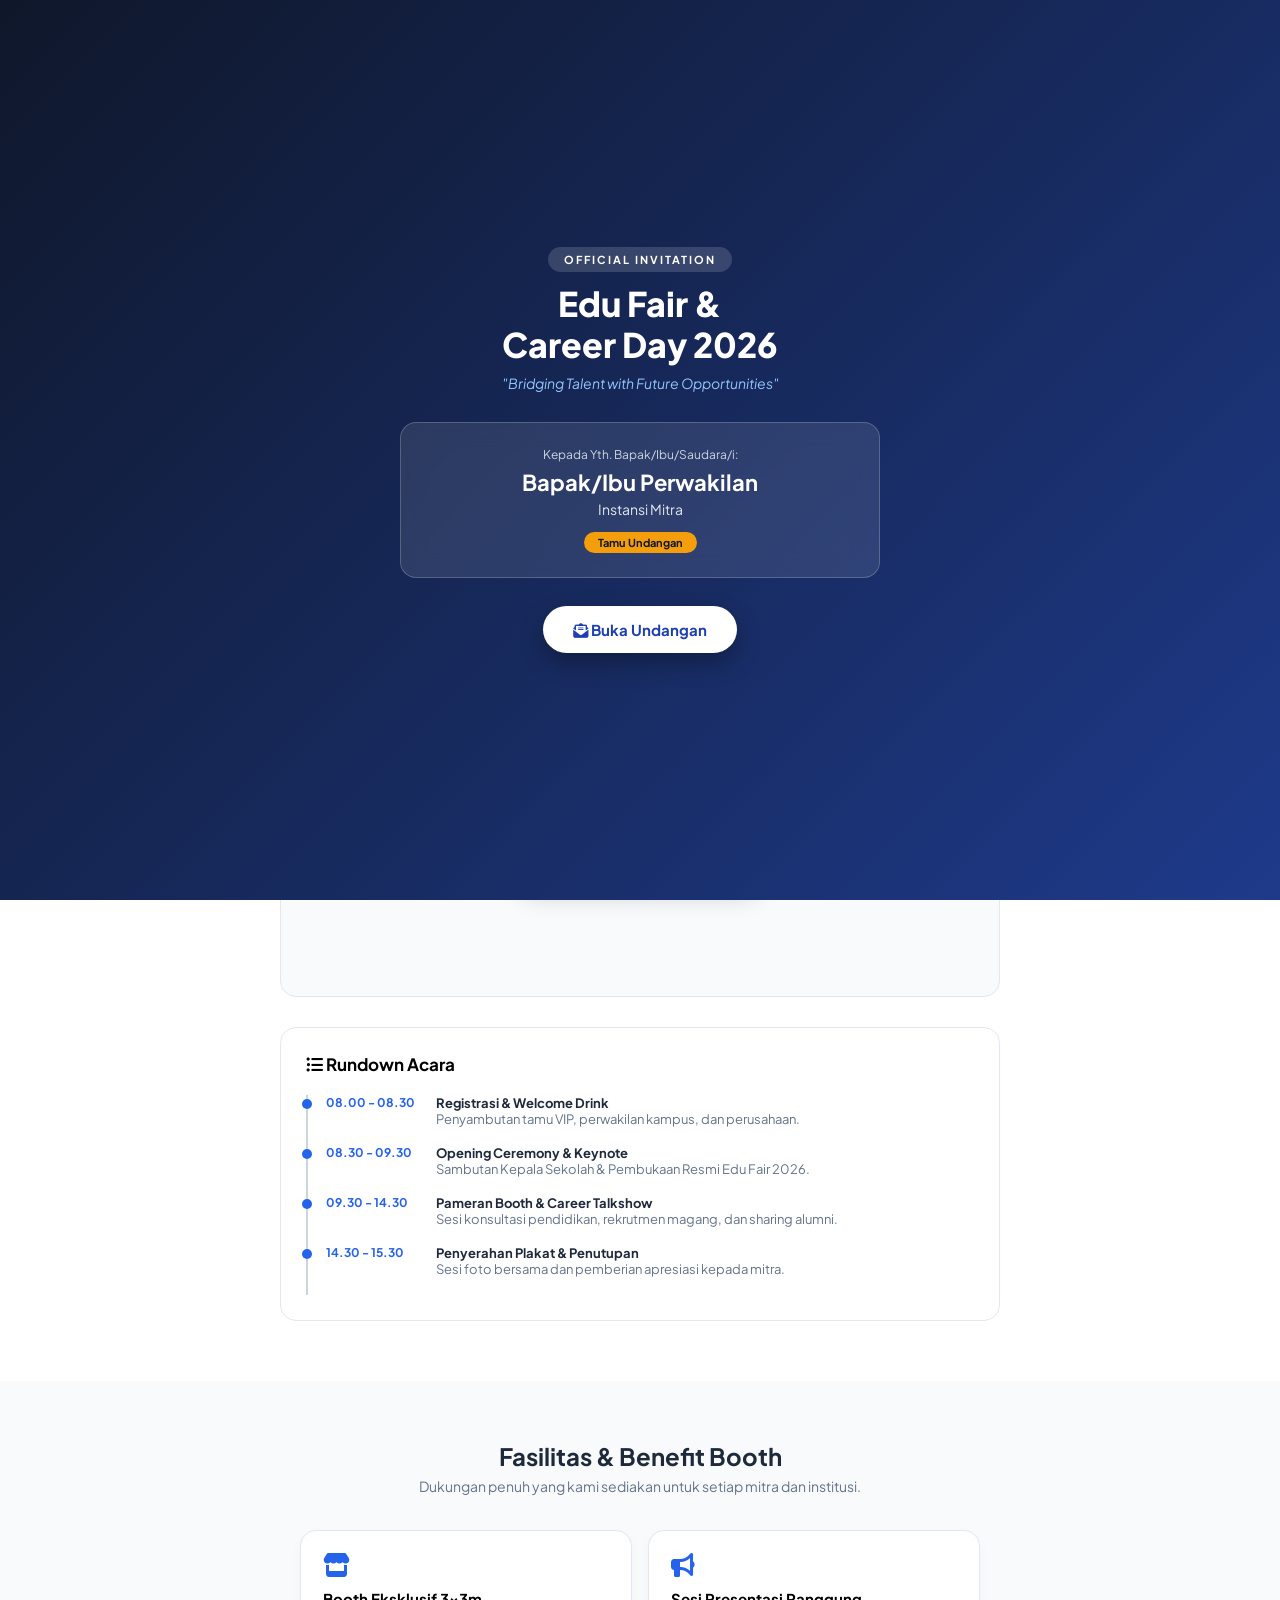
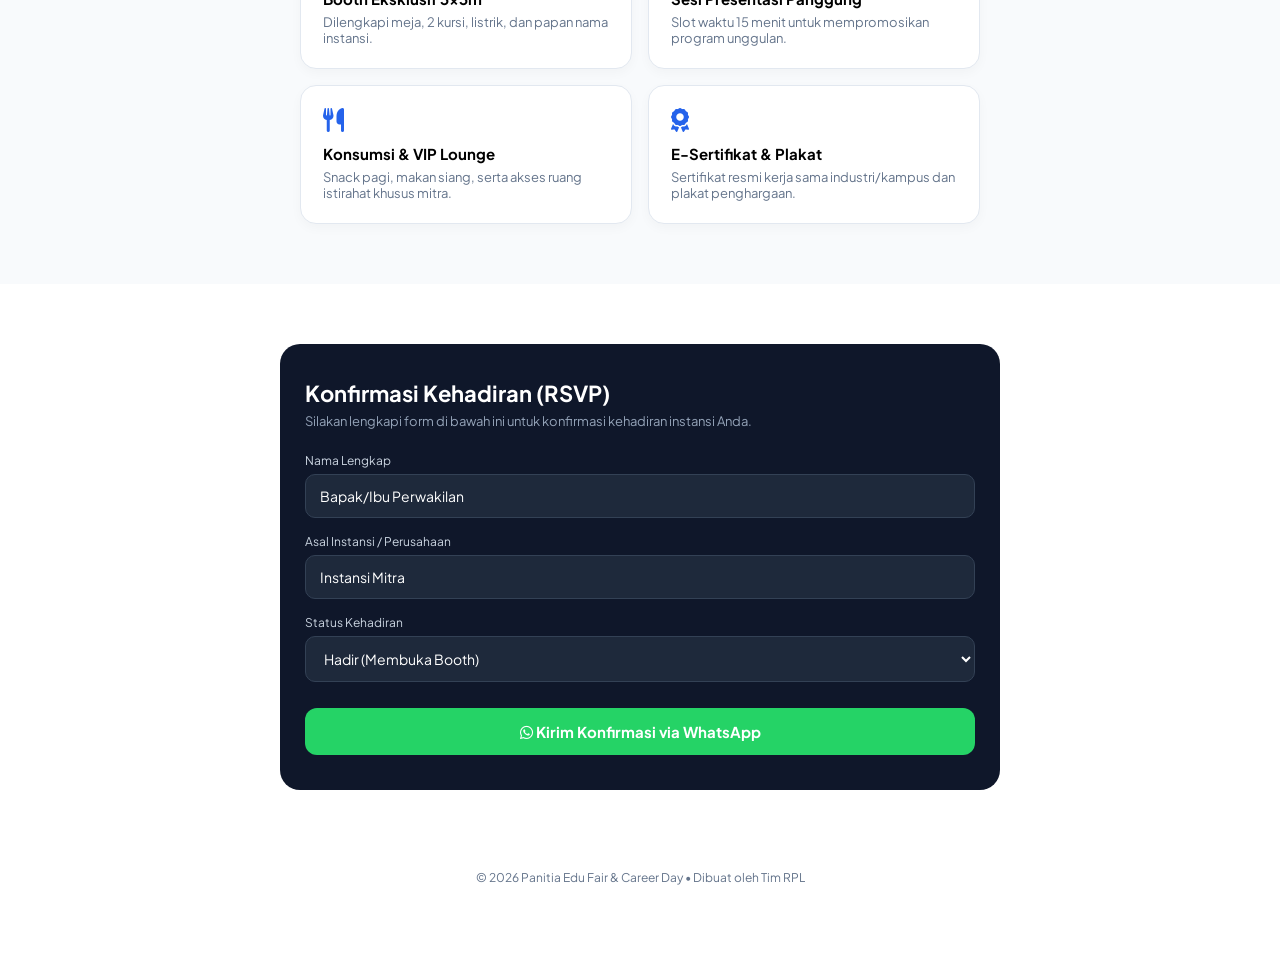
<file: index.html>
<!DOCTYPE html>
<html lang="id">
<head>
    <meta charset="UTF-8">
    <meta name="viewport" content="width=device-width, initial-scale=1.0">
    <title>Undangan Edu Fair & Career Day 2026</title>
    <link rel="stylesheet" href="style.css">
    <!-- Google Fonts & FontAwesome Icons -->
    <link href="https://fonts.googleapis.com/css2?family=Plus+Jakarta+Sans:wght@400;500;600;700;800&display=swap" rel="stylesheet">
    <link rel="stylesheet" href="https://cdnjs.cloudflare.com/ajax/libs/font-awesome/6.4.0/css/all.min.css">
</head>
<body class="locked">

    <!-- COVER PEMBUKA (Full Screen Overlay) -->
    <div id="coverOverlay" class="cover-overlay">
        <div class="cover-content">
            <span class="cover-badge">OFFICIAL INVITATION</span>
            <h1>Edu Fair &<br>Career Day 2026</h1>
            <p class="cover-theme">"Bridging Talent with Future Opportunities"</p>
            
            <div class="guest-card-cover">
                <p class="kepada">Kepada Yth. Bapak/Ibu/Saudara/i:</p>
                <h2 id="coverNama">Tamu Kehormatan</h2>
                <p id="coverInstansi" class="instansi">Instansi Mitra / Universitas / Alumni</p>
                <span id="coverKategori" class="kategori-pill">VIP Guest</span>
            </div>

            <button id="btnBukaUndangan" class="btn-open">
                <i class="fas fa-envelope-open-text"></i> Buka Undangan
            </button>
        </div>
    </div>

    <!-- KONTEN UTAMA (ONE-PAGE SCROLL) -->
    <main id="mainContent" class="main-wrapper">
        
        <!-- Navigasi Cepat Melayang di Bawah (Mobile-Friendly) -->
        <nav class="bottom-nav">
            <a href="#home"><i class="fas fa-home"></i><span>Home</span></a>
            <a href="#jadwal"><i class="fas fa-calendar-alt"></i><span>Acara</span></a>
            <a href="#benefit"><i class="fas fa-star"></i><span>Benefit</span></a>
            <a href="#rsvp"><i class="fas fa-check-circle"></i><span>RSVP</span></a>
        </nav>

        <!-- Section 1: Hero & Countdown -->
        <section id="home" class="section hero-banner">
            <div class="hero-inner">
                <span class="pill-light">SMK/SMA Unggulan Nusantara</span>
                <h1>Edu Fair & Career Day 2026</h1>
                <p class="hero-desc">Mempertemukan generasi muda berbakat dengan perguruan tinggi terbaik dan perusahaan industri terkemuka.</p>
                
                <!-- Countdown Timer -->
                <div class="countdown-box">
                    <div class="time-unit"><span id="days">00</span><small>Hari</small></div>
                    <div class="time-unit"><span id="hours">00</span><small>Jam</small></div>
                    <div class="time-unit"><span id="minutes">00</span><small>Menit</small></div>
                    <div class="time-unit"><span id="seconds">00</span><small>Detik</small></div>
                </div>
            </div>
        </section>

        <!-- Section 2: Sambutan & Detail Waktu/Lokasi -->
        <section id="jadwal" class="section container">
            <div class="section-header">
                <h2>Waktu & Lokasi Acara</h2>
                <p>Kehadiran Anda sangat berarti bagi masa depan siswa-siswi kami.</p>
            </div>

            <div class="info-cards">
                <div class="card-item">
                    <i class="fas fa-calendar-day icon-box"></i>
                    <h3>Hari & Tanggal</h3>
                    <p>Sabtu, 19 Desember 2026</p>
                </div>
                <div class="card-item">
                    <i class="fas fa-clock icon-box"></i>
                    <h3>Waktu Pelaksanaan</h3>
                    <p>08.00 WIB – 15.30 WIB</p>
                </div>
            </div>

            <div class="location-card">
                <h3><i class="fas fa-map-marker-alt"></i> Aula Utama & Convention Hall</h3>
                <p>Jl. Pendidikan Raya No. 45, Tangerang, Banten</p>
                <div class="map-frame">
                    <iframe src="https://www.google.com/maps/embed?pb=!1m18!1m12!1m3!1d3966.25123456789!2d106.827153!3d-6.175392!2m3!1f0!2f0!3f0!3m2!1i1024!2i768!4f13.1!3m3!1m2!1s0x0%3A0x0!2zNsKwMTAnMzEuNCJTIDEwNsKwNDknMzcuOCJF!5e0!3m2!1sid!2sid!4v1600000000000!5m2!1sid!2sid" width="100%" height="220" style="border:0;" allowfullscreen="" loading="lazy"></iframe>
                </div>
            </div>

            <!-- Rundown Acara -->
            <div class="rundown-box">
                <h3><i class="fas fa-list-ul"></i> Rundown Acara</h3>
                <div class="timeline">
                    <div class="timeline-item">
                        <span class="time">08.00 - 08.30</span>
                        <div class="desc"><strong>Registrasi & Welcome Drink</strong><br>Penyambutan tamu VIP, perwakilan kampus, dan perusahaan.</div>
                    </div>
                    <div class="timeline-item">
                        <span class="time">08.30 - 09.30</span>
                        <div class="desc"><strong>Opening Ceremony & Keynote</strong><br>Sambutan Kepala Sekolah & Pembukaan Resmi Edu Fair 2026.</div>
                    </div>
                    <div class="timeline-item">
                        <span class="time">09.30 - 14.30</span>
                        <div class="desc"><strong>Pameran Booth & Career Talkshow</strong><br>Sesi konsultasi pendidikan, rekrutmen magang, dan sharing alumni.</div>
                    </div>
                    <div class="timeline-item">
                        <span class="time">14.30 - 15.30</span>
                        <div class="desc"><strong>Penyerahan Plakat & Penutupan</strong><br>Sesi foto bersama dan pemberian apresiasi kepada mitra.</div>
                    </div>
                </div>
            </div>
        </section>

        <!-- Section 3: Daftar Benefit Booth (Sesuai Soal) -->
        <section id="benefit" class="section bg-soft">
            <div class="container">
                <div class="section-header">
                    <h2>Fasilitas & Benefit Booth</h2>
                    <p>Dukungan penuh yang kami sediakan untuk setiap mitra dan institusi.</p>
                </div>

                <div class="benefit-grid">
                    <div class="benefit-card">
                        <i class="fas fa-store"></i>
                        <h4>Booth Eksklusif 3x3m</h4>
                        <p>Dilengkapi meja, 2 kursi, listrik, dan papan nama instansi.</p>
                    </div>
                    <div class="benefit-card">
                        <i class="fas fa-bullhorn"></i>
                        <h4>Sesi Presentasi Panggung</h4>
                        <p>Slot waktu 15 menit untuk mempromosikan program unggulan.</p>
                    </div>
                    <div class="benefit-card">
                        <i class="fas fa-utensils"></i>
                        <h4>Konsumsi & VIP Lounge</h4>
                        <p>Snack pagi, makan siang, serta akses ruang istirahat khusus mitra.</p>
                    </div>
                    <div class="benefit-card">
                        <i class="fas fa-award"></i>
                        <h4>E-Sertifikat & Plakat</h4>
                        <p>Sertifikat resmi kerja sama industri/kampus dan plakat penghargaan.</p>
                    </div>
                </div>
            </div>
        </section>

        <!-- Section 4: RSVP Form Interaktif -->
        <section id="rsvp" class="section container">
            <div class="rsvp-box">
                <h2>Konfirmasi Kehadiran (RSVP)</h2>
                <p>Silakan lengkapi form di bawah ini untuk konfirmasi kehadiran instansi Anda.</p>
                
                <form id="rsvpForm" class="rsvp-form">
                    <div class="form-group">
                        <label>Nama Lengkap</label>
                        <input type="text" id="inputNama" required>
                    </div>
                    <div class="form-group">
                        <label>Asal Instansi / Perusahaan</label>
                        <input type="text" id="inputInstansi" required>
                    </div>
                    <div class="form-group">
                        <label>Status Kehadiran</label>
                        <select id="inputStatus">
                            <option value="Hadir (Membuka Booth)">Hadir (Membuka Booth)</option>
                            <option value="Hadir (Tamu Undangan / Pembicara)">Hadir (Tamu Undangan / Pembicara)</option>
                            <option value="Berhalangan Hadir">Berhalangan Hadir</option>
                        </select>
                    </div>
                    <button type="submit" class="btn-submit">
                        <i class="fab fa-whatsapp"></i> Kirim Konfirmasi via WhatsApp
                    </button>
                </form>
            </div>
        </section>

        <footer>
            <p>© 2026 Panitia Edu Fair & Career Day • Dibuat oleh Tim RPL</p>
        </footer>
    </main>

    <!-- SCRIPT INTERAKTIF -->
    <script>
        // 1. Ambil Parameter URL (?to=...&instansi=...&kategori=...)
        const urlParams = new URLSearchParams(window.location.search);
        const nama = urlParams.get('to') || 'Bapak/Ibu Perwakilan';
        const instansi = urlParams.get('instansi') || 'Instansi Mitra';
        const kategori = urlParams.get('kategori') || 'Tamu Undangan';

        // Tampilkan ke Cover & Otomatis isi ke Form RSVP
        document.getElementById('coverNama').textContent = nama;
        document.getElementById('coverInstansi').textContent = instansi;
        document.getElementById('coverKategori').textContent = kategori;

        document.getElementById('inputNama').value = nama;
        document.getElementById('inputInstansi').value = instansi;

        // 2. Efek Animasi Buka Cover Undangan
        const btnBuka = document.getElementById('btnBukaUndangan');
        const coverOverlay = document.getElementById('coverOverlay');

        btnBuka.addEventListener('click', function() {
            coverOverlay.classList.add('opened');
            document.body.classList.remove('locked');
        });

        // 3. Countdown Timer Menuju 19 Desember 2026
        const eventDate = new Date("Dec 19, 2026 08:00:00").getTime();
        setInterval(function() {
            const now = new Date().getTime();
            const distance = eventDate - now;

            if (distance > 0) {
                document.getElementById("days").innerText = Math.floor(distance / (1000 * 60 * 60 * 24));
                document.getElementById("hours").innerText = Math.floor((distance % (1000 * 60 * 60 * 24)) / (1000 * 60 * 60));
                document.getElementById("minutes").innerText = Math.floor((distance % (1000 * 60 * 60)) / (1000 * 60));
                document.getElementById("seconds").innerText = Math.floor((distance % (1000 * 60)) / 1000);
            }
        }, 1000);

        // 4. Kirim Form RSVP ke WhatsApp Panitia
        document.getElementById('rsvpForm').addEventListener('submit', function(e) {
            e.preventDefault();
            const fNama = document.getElementById('inputNama').value;
            const fInstansi = document.getElementById('inputInstansi').value;
            const fStatus = document.getElementById('inputStatus').value;

            const pesan = `Halo Panitia Edu Fair 2026,\n\nSaya ingin mengonfirmasi kehadiran:\n• *Nama:* ${fNama}\n• *Instansi:* ${fInstansi}\n• *Kategori:* ${kategori}\n• *Status:* ${fStatus}\n\nTerima kasih.`;
            
            // Ganti nomor di bawah dengan nomor WA panitia/kamu
            window.open(`https://wa.me/6287837850992?text=${encodeURIComponent(pesan)}`, '_blank');
        });
    </script>
</body>
</html>
</file>
<file: style.css>
:root {
    --primary: #2563eb;
    --primary-dark: #1e40af;
    --accent: #f59e0b;
    --bg-dark: #0f172a;
    --text-main: #1e293b;
    --text-muted: #64748b;
}

* {
    box-sizing: border-box;
    margin: 0;
    padding: 0;
    font-family: 'Plus Jakarta Sans', sans-serif;
    scroll-behavior: smooth;
}

body.locked {
    overflow: hidden; /* Mengunci scroll sebelum tombol buka undangan diklik */
}

/* --- COVER OVERLAY --- */
.cover-overlay {
    position: fixed;
    inset: 0;
    background: linear-gradient(135deg, #0f172a 0%, #1e3a8a 100%);
    color: white;
    z-index: 9999;
    display: flex;
    align-items: center;
    justify-content: center;
    text-align: center;
    padding: 20px;
    transition: transform 0.8s cubic-bezier(0.77, 0, 0.175, 1), opacity 0.8s ease;
}

.cover-overlay.opened {
    transform: translateY(-100%);
    opacity: 0;
    pointer-events: none;
}

.cover-content {
    max-width: 480px;
    width: 100%;
}

.cover-badge {
    background: rgba(255, 255, 255, 0.15);
    padding: 6px 16px;
    border-radius: 50px;
    font-size: 11px;
    letter-spacing: 2px;
    font-weight: 700;
}

.cover-content h1 {
    font-size: 34px;
    font-weight: 800;
    margin: 16px 0 8px;
    line-height: 1.2;
}

.cover-theme {
    font-size: 14px;
    color: #93c5fd;
    font-style: italic;
    margin-bottom: 30px;
}

.guest-card-cover {
    background: rgba(255, 255, 255, 0.1);
    backdrop-filter: blur(12px);
    border: 1px solid rgba(255, 255, 255, 0.2);
    border-radius: 16px;
    padding: 24px 20px;
    margin-bottom: 28px;
}

.guest-card-cover .kepada {
    font-size: 12px;
    color: #cbd5e1;
}

.guest-card-cover h2 {
    font-size: 22px;
    margin: 6px 0 4px;
    color: #ffffff;
}

.guest-card-cover .instansi {
    font-size: 14px;
    color: #e2e8f0;
    margin-bottom: 12px;
}

.kategori-pill {
    display: inline-block;
    background: var(--accent);
    color: #0f172a;
    font-weight: 700;
    font-size: 11px;
    padding: 4px 14px;
    border-radius: 50px;
}

.btn-open {
    background: white;
    color: var(--primary-dark);
    border: none;
    padding: 14px 30px;
    border-radius: 50px;
    font-size: 15px;
    font-weight: 700;
    cursor: pointer;
    box-shadow: 0 10px 25px rgba(0, 0, 0, 0.3);
    transition: transform 0.2s;
}

.btn-open:hover {
    transform: scale(1.05);
}

/* --- MAIN ONE-PAGE CONTENT --- */
.main-wrapper {
    background: #ffffff;
    padding-bottom: 70px;
}

.container {
    max-width: 720px;
    margin: 0 auto;
    padding: 0 20px;
}

.section {
    padding: 60px 0;
}

.bg-soft {
    background: #f8fafc;
}

/* Hero Banner */
.hero-banner {
    background: linear-gradient(135deg, #1e3a8a, #2563eb);
    color: white;
    text-align: center;
    padding: 80px 20px;
    border-bottom-left-radius: 32px;
    border-bottom-right-radius: 32px;
}

.hero-inner {
    max-width: 650px;
    margin: 0 auto;
}

.pill-light {
    background: rgba(255,255,255,0.2);
    padding: 5px 14px;
    border-radius: 20px;
    font-size: 12px;
    font-weight: 600;
}

.hero-banner h1 {
    font-size: 32px;
    margin: 15px 0 10px;
}

.hero-desc {
    font-size: 14px;
    opacity: 0.9;
    margin-bottom: 30px;
}

/* Countdown */
.countdown-box {
    display: flex;
    justify-content: center;
    gap: 12px;
}

.time-unit {
    background: rgba(15, 23, 42, 0.4);
    border: 1px solid rgba(255,255,255,0.2);
    border-radius: 12px;
    padding: 12px 16px;
    min-width: 70px;
}

.time-unit span {
    display: block;
    font-size: 24px;
    font-weight: 800;
}

.time-unit small {
    font-size: 11px;
    opacity: 0.8;
}

/* Section Header */
.section-header {
    text-align: center;
    margin-bottom: 35px;
}

.section-header h2 {
    font-size: 24px;
    color: var(--text-main);
    margin-bottom: 6px;
}

.section-header p {
    font-size: 14px;
    color: var(--text-muted);
}

/* Info Cards */
.info-cards {
    display: grid;
    grid-template-columns: 1fr 1fr;
    gap: 15px;
    margin-bottom: 20px;
}

.card-item {
    background: #f8fafc;
    border: 1px solid #e2e8f0;
    padding: 20px;
    border-radius: 16px;
    text-align: center;
}

.icon-box {
    font-size: 24px;
    color: var(--primary);
    margin-bottom: 10px;
}

.card-item h3 {
    font-size: 14px;
    color: var(--text-muted);
}

.card-item p {
    font-size: 15px;
    font-weight: 700;
    color: var(--text-main);
    margin-top: 4px;
}

/* Location & Map */
.location-card {
    background: #f8fafc;
    border: 1px solid #e2e8f0;
    padding: 20px;
    border-radius: 16px;
    margin-bottom: 30px;
}

.location-card h3 {
    font-size: 16px;
    color: var(--text-main);
    margin-bottom: 4px;
}

.location-card p {
    font-size: 13px;
    color: var(--text-muted);
    margin-bottom: 15px;
}

.map-frame {
    border-radius: 12px;
    overflow: hidden;
}

/* Rundown Timeline */
.rundown-box {
    background: white;
    border: 1px solid #e2e8f0;
    padding: 25px;
    border-radius: 16px;
}

.rundown-box h3 {
    font-size: 17px;
    margin-bottom: 20px;
}

.timeline-item {
    display: flex;
    gap: 15px;
    padding-bottom: 18px;
    border-left: 2px solid #cbd5e1;
    padding-left: 18px;
    position: relative;
}

.timeline-item::before {
    content: '';
    width: 10px;
    height: 10px;
    background: var(--primary);
    border-radius: 50%;
    position: absolute;
    left: -6px;
    top: 4px;
}

.timeline-item .time {
    font-size: 12px;
    font-weight: 700;
    color: var(--primary);
    min-width: 95px;
}

.timeline-item .desc {
    font-size: 13px;
    color: var(--text-muted);
}

.timeline-item .desc strong {
    color: var(--text-main);
}

/* Benefit Grid */
.benefit-grid {
    display: grid;
    grid-template-columns: repeat(auto-fit, minmax(220px, 1fr));
    gap: 16px;
}

.benefit-card {
    background: white;
    padding: 22px;
    border-radius: 16px;
    border: 1px solid #e2e8f0;
    box-shadow: 0 4px 12px rgba(0,0,0,0.03);
}

.benefit-card i {
    font-size: 24px;
    color: var(--primary);
    margin-bottom: 12px;
}

.benefit-card h4 {
    font-size: 15px;
    margin-bottom: 6px;
}

.benefit-card p {
    font-size: 13px;
    color: var(--text-muted);
}

/* RSVP Form */
.rsvp-box {
    background: #0f172a;
    color: white;
    padding: 35px 25px;
    border-radius: 20px;
}

.rsvp-box h2 {
    font-size: 22px;
    margin-bottom: 6px;
}

.rsvp-box p {
    font-size: 13px;
    color: #94a3b8;
    margin-bottom: 24px;
}

.form-group {
    margin-bottom: 16px;
}

.form-group label {
    display: block;
    font-size: 12px;
    margin-bottom: 6px;
    color: #cbd5e1;
}

.form-group input, .form-group select {
    width: 100%;
    padding: 12px 14px;
    border-radius: 10px;
    border: 1px solid #334155;
    background: #1e293b;
    color: white;
    font-size: 14px;
}

.btn-submit {
    width: 100%;
    background: #25d366;
    color: white;
    border: none;
    padding: 14px;
    border-radius: 12px;
    font-size: 15px;
    font-weight: 700;
    cursor: pointer;
    margin-top: 10px;
}

.btn-submit:hover {
    background: #20ba5a;
}

/* Bottom Floating Nav */
.bottom-nav {
    position: fixed;
    bottom: 15px;
    left: 50%;
    transform: translateX(-50%);
    background: rgba(15, 23, 42, 0.9);
    backdrop-filter: blur(10px);
    padding: 10px 24px;
    border-radius: 50px;
    display: flex;
    gap: 24px;
    z-index: 1000;
    box-shadow: 0 10px 25px rgba(0,0,0,0.2);
}

.bottom-nav a {
    color: #cbd5e1;
    text-decoration: none;
    font-size: 11px;
    display: flex;
    flex-direction: column;
    align-items: center;
    gap: 3px;
}

.bottom-nav a:hover {
    color: white;
}

footer {
    text-align: center;
    font-size: 12px;
    color: var(--text-muted);
    padding: 20px;
}

@media (max-width: 500px) {
    .info-cards {
        grid-template-columns: 1fr;
    }
    .timeline-item {
        flex-direction: column;
        gap: 4px;
    }
}
</file>
